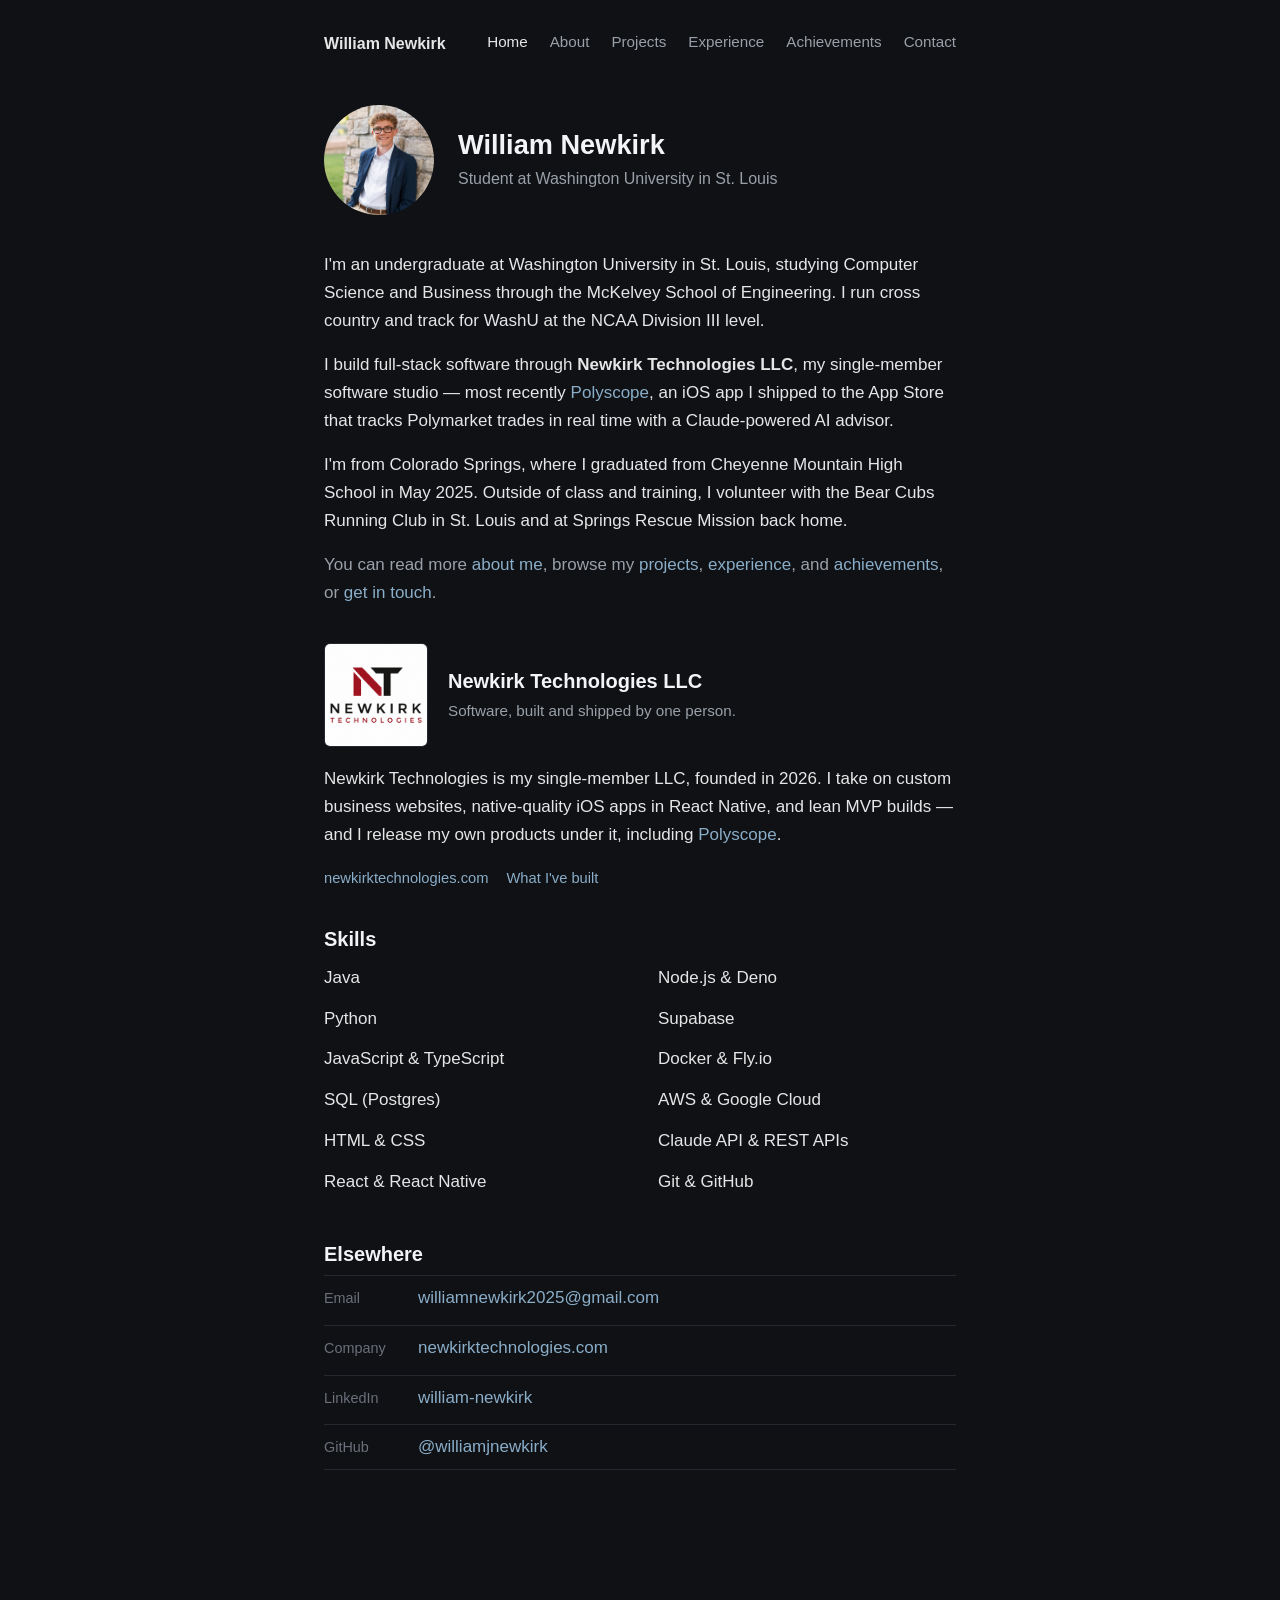
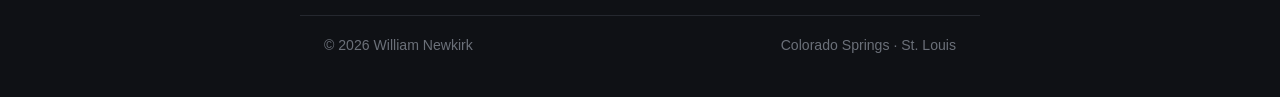
<file: index.html>
<!DOCTYPE html>
<html lang="en">
<head>
    <meta charset="UTF-8">
    <meta name="viewport" content="width=device-width, initial-scale=1.0">
    <meta http-equiv="Content-Security-Policy" content="default-src 'self'; style-src 'self' https://fonts.googleapis.com; font-src https://fonts.gstatic.com; img-src 'self' data:; script-src 'self'; connect-src https://formspree.io; form-action https://formspree.io; base-uri 'self'; frame-ancestors 'none'; object-src 'none'">
    <meta name="referrer" content="strict-origin-when-cross-origin">
    <meta name="description" content="William Newkirk — student at Washington University in St. Louis and founder of Newkirk Technologies LLC.">
    <title>William Newkirk</title>
    <link rel="preconnect" href="https://fonts.googleapis.com">
    <link rel="preconnect" href="https://fonts.gstatic.com" crossorigin>
    <link href="https://fonts.googleapis.com/css2?family=Inter:wght@400;500;600&amp;display=swap" rel="stylesheet">
    <link rel="stylesheet" href="style.css">
</head>
<body>
    <header class="site-header">
        <a href="index.html" class="site-name">William Newkirk</a>
        <nav>
            <ul class="nav-links" id="navLinks">
                <li><a href="index.html">Home</a></li>
                <li><a href="about.html">About</a></li>
                <li><a href="projects.html">Projects</a></li>
                <li><a href="experience.html">Experience</a></li>
                <li><a href="achievements.html">Achievements</a></li>
                <li><a href="contact.html">Contact</a></li>
            </ul>
            <button type="button" class="menu-toggle" id="menuToggle" aria-label="Menu" aria-expanded="false">Menu</button>
        </nav>
    </header>

    <main class="wrap">
        <section class="intro">
            <img src="Images/Professional Portrait.jpg" alt="William Newkirk" class="portrait">
            <div>
                <h1>William Newkirk</h1>
                <p class="role">Student at Washington University in St. Louis</p>
            </div>
        </section>

        <section class="section">
            <p>
                I'm an undergraduate at Washington University in St. Louis, studying Computer
                Science and Business through the McKelvey School of Engineering. I run cross country
                and track for WashU at the NCAA Division III level.
            </p>
            <p>
                I build full-stack software through <strong>Newkirk Technologies LLC</strong>, my
                single-member software studio &mdash; most recently
                <a href="projects.html">Polyscope</a>, an iOS app I shipped to the App Store that
                tracks Polymarket trades in real time with a Claude-powered AI advisor.
            </p>
            <p>
                I'm from Colorado Springs, where I graduated from Cheyenne Mountain High School in
                May 2025. Outside of class and training, I volunteer with the Bear Cubs Running Club
                in St. Louis and at Springs Rescue Mission back home.
            </p>
            <p class="muted">
                You can read more <a href="about.html">about me</a>, browse my
                <a href="projects.html">projects</a>, <a href="experience.html">experience</a>, and
                <a href="achievements.html">achievements</a>, or <a href="contact.html">get in touch</a>.
            </p>
        </section>

        <section class="section">
            <div class="brand">
                <img src="Images/NewkirkTechLogo-web.png" alt="Newkirk Technologies logo" class="brand-mark" width="104" height="104">
                <div>
                    <h2>Newkirk Technologies LLC</h2>
                    <p class="tagline">Software, built and shipped by one person.</p>
                </div>
            </div>
            <p>
                Newkirk Technologies is my single-member LLC, founded in 2026. I take on custom
                business websites, native-quality iOS apps in React Native, and lean MVP builds
                &mdash; and I release my own products under it, including
                <a href="projects.html">Polyscope</a>.
            </p>
            <p class="project-links">
                <a href="https://newkirktechnologies.com" target="_blank" rel="noopener noreferrer">newkirktechnologies.com</a>
                <a href="projects.html">What I've built</a>
            </p>
        </section>

        <section class="section">
            <h2>Skills</h2>
            <ul class="skills">
                <li>Java</li>
                <li>Python</li>
                <li>JavaScript &amp; TypeScript</li>
                <li>SQL (Postgres)</li>
                <li>HTML &amp; CSS</li>
                <li>React &amp; React Native</li>
                <li>Node.js &amp; Deno</li>
                <li>Supabase</li>
                <li>Docker &amp; Fly.io</li>
                <li>AWS &amp; Google Cloud</li>
                <li>Claude API &amp; REST APIs</li>
                <li>Git &amp; GitHub</li>
            </ul>
        </section>

        <section class="section">
            <h2>Elsewhere</h2>
            <ul class="contact-info">
                <li><span class="label">Email</span><a href="mailto:williamnewkirk2025@gmail.com">williamnewkirk2025@gmail.com</a></li>
                <li><span class="label">Company</span><a href="https://newkirktechnologies.com" target="_blank" rel="noopener noreferrer">newkirktechnologies.com</a></li>
                <li><span class="label">LinkedIn</span><a href="https://www.linkedin.com/in/william-newkirk" target="_blank" rel="noopener noreferrer">william-newkirk</a></li>
                <li><span class="label">GitHub</span><a href="https://github.com/williamjnewkirk" target="_blank" rel="noopener noreferrer">@williamjnewkirk</a></li>
            </ul>
        </section>
    </main>

    <footer class="site-footer">
        <span>&copy; 2026 William Newkirk</span>
        <span>Colorado Springs &middot; St. Louis</span>
    </footer>

    <script src="script.js"></script>
</body>
</html>
</file>
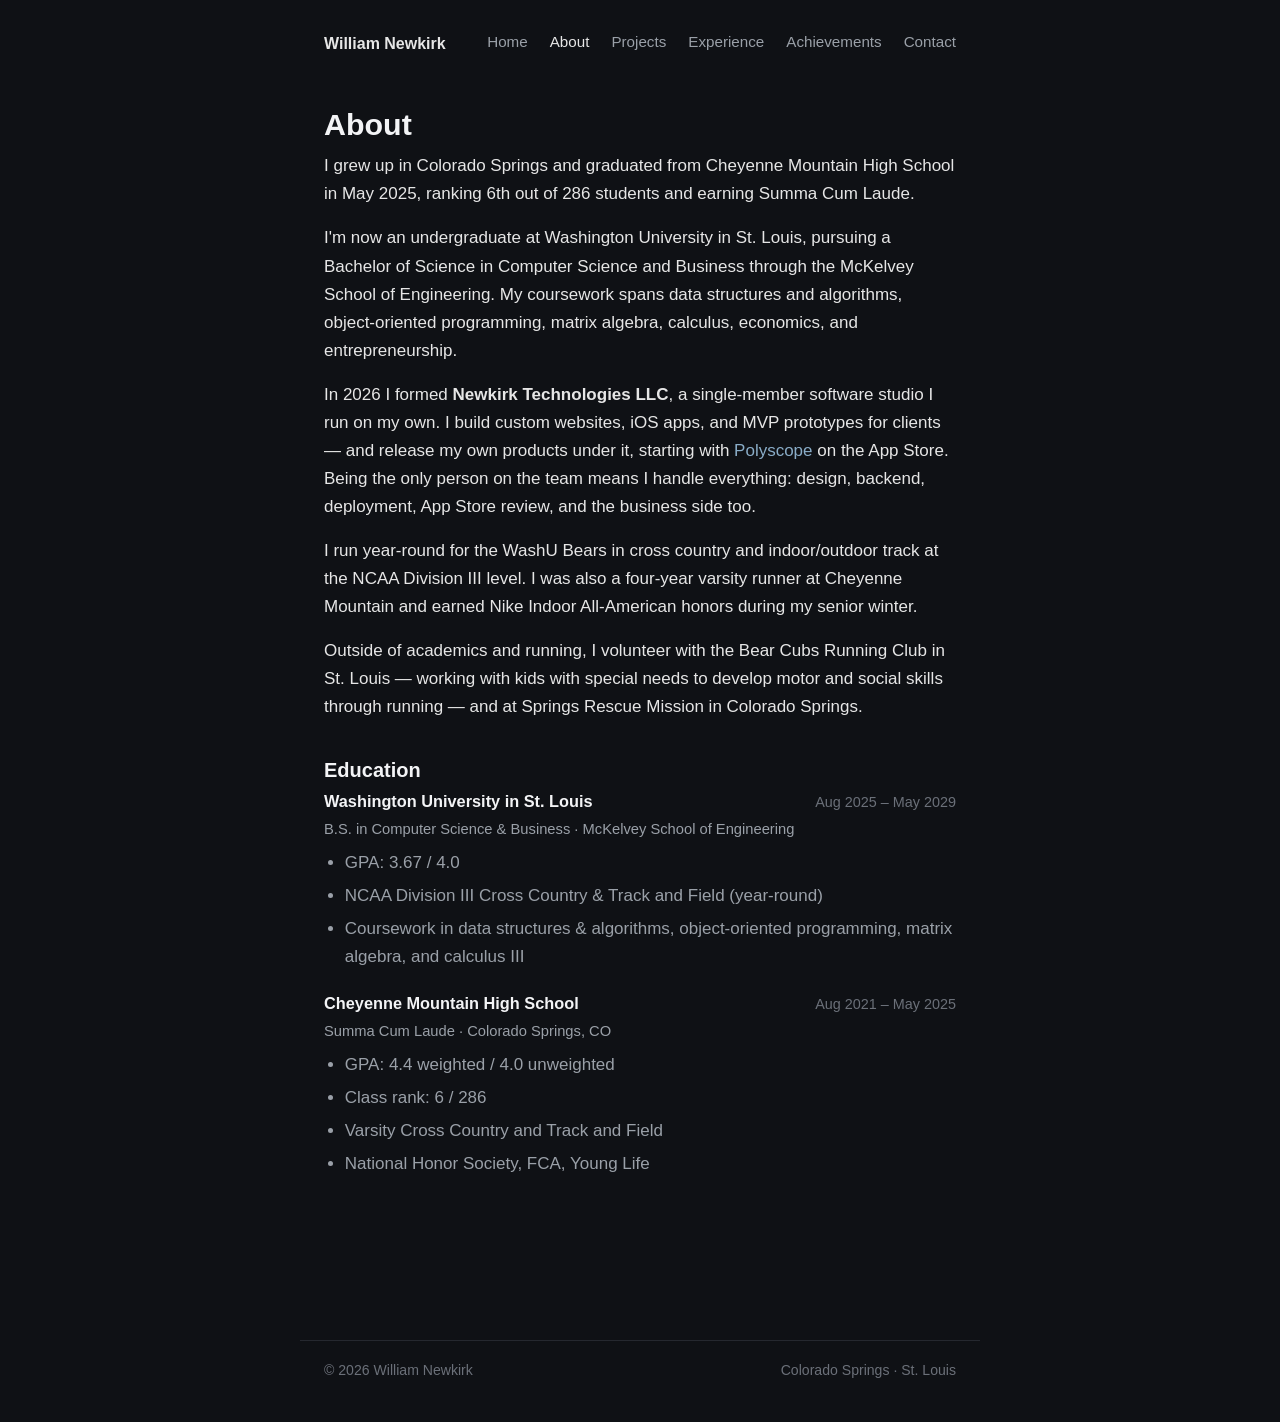
<file: about.html>
<!DOCTYPE html>
<html lang="en">
<head>
    <meta charset="UTF-8">
    <meta name="viewport" content="width=device-width, initial-scale=1.0">
    <meta http-equiv="Content-Security-Policy" content="default-src 'self'; style-src 'self' https://fonts.googleapis.com; font-src https://fonts.gstatic.com; img-src 'self' data:; script-src 'self'; connect-src https://formspree.io; form-action https://formspree.io; base-uri 'self'; frame-ancestors 'none'; object-src 'none'">
    <meta name="referrer" content="strict-origin-when-cross-origin">
    <meta name="description" content="About William Newkirk — background, Newkirk Technologies LLC, education, and athletics.">
    <title>About — William Newkirk</title>
    <link rel="preconnect" href="https://fonts.googleapis.com">
    <link rel="preconnect" href="https://fonts.gstatic.com" crossorigin>
    <link href="https://fonts.googleapis.com/css2?family=Inter:wght@400;500;600&amp;display=swap" rel="stylesheet">
    <link rel="stylesheet" href="style.css">
</head>
<body>
    <header class="site-header">
        <a href="index.html" class="site-name">William Newkirk</a>
        <nav>
            <ul class="nav-links" id="navLinks">
                <li><a href="index.html">Home</a></li>
                <li><a href="about.html">About</a></li>
                <li><a href="projects.html">Projects</a></li>
                <li><a href="experience.html">Experience</a></li>
                <li><a href="achievements.html">Achievements</a></li>
                <li><a href="contact.html">Contact</a></li>
            </ul>
            <button type="button" class="menu-toggle" id="menuToggle" aria-label="Menu" aria-expanded="false">Menu</button>
        </nav>
    </header>

    <main class="wrap">
        <section class="section">
            <h1>About</h1>
            <p>
                I grew up in Colorado Springs and graduated from Cheyenne Mountain High School in
                May 2025, ranking 6th out of 286 students and earning Summa Cum Laude.
            </p>
            <p>
                I'm now an undergraduate at Washington University in St. Louis, pursuing a Bachelor of
                Science in Computer Science and Business through the McKelvey School of Engineering.
                My coursework spans data structures and algorithms, object-oriented programming,
                matrix algebra, calculus, economics, and entrepreneurship.
            </p>
            <p>
                In 2026 I formed <strong>Newkirk Technologies LLC</strong>, a single-member software
                studio I run on my own. I build custom websites, iOS apps, and MVP prototypes for
                clients &mdash; and release my own products under it, starting with
                <a href="projects.html">Polyscope</a> on the App Store. Being the only person on the
                team means I handle everything: design, backend, deployment, App Store review, and
                the business side too.
            </p>
            <p>
                I run year-round for the WashU Bears in cross country and indoor/outdoor track at the
                NCAA Division III level. I was also a four-year varsity runner at Cheyenne Mountain
                and earned Nike Indoor All-American honors during my senior winter.
            </p>
            <p>
                Outside of academics and running, I volunteer with the Bear Cubs Running Club in
                St. Louis &mdash; working with kids with special needs to develop motor and social
                skills through running &mdash; and at Springs Rescue Mission in Colorado Springs.
            </p>
        </section>

        <section class="section">
            <h2>Education</h2>

            <div class="entry">
                <div class="entry-head">
                    <h3>Washington University in St. Louis</h3>
                    <span class="when">Aug 2025 &ndash; May 2029</span>
                </div>
                <p class="where">B.S. in Computer Science &amp; Business &middot; McKelvey School of Engineering</p>
                <ul>
                    <li>GPA: 3.67 / 4.0</li>
                    <li>NCAA Division III Cross Country &amp; Track and Field (year-round)</li>
                    <li>Coursework in data structures &amp; algorithms, object-oriented programming, matrix algebra, and calculus III</li>
                </ul>
            </div>

            <div class="entry">
                <div class="entry-head">
                    <h3>Cheyenne Mountain High School</h3>
                    <span class="when">Aug 2021 &ndash; May 2025</span>
                </div>
                <p class="where">Summa Cum Laude &middot; Colorado Springs, CO</p>
                <ul>
                    <li>GPA: 4.4 weighted / 4.0 unweighted</li>
                    <li>Class rank: 6 / 286</li>
                    <li>Varsity Cross Country and Track and Field</li>
                    <li>National Honor Society, FCA, Young Life</li>
                </ul>
            </div>
        </section>
    </main>

    <footer class="site-footer">
        <span>&copy; 2026 William Newkirk</span>
        <span>Colorado Springs &middot; St. Louis</span>
    </footer>

    <script src="script.js"></script>
</body>
</html>
</file>
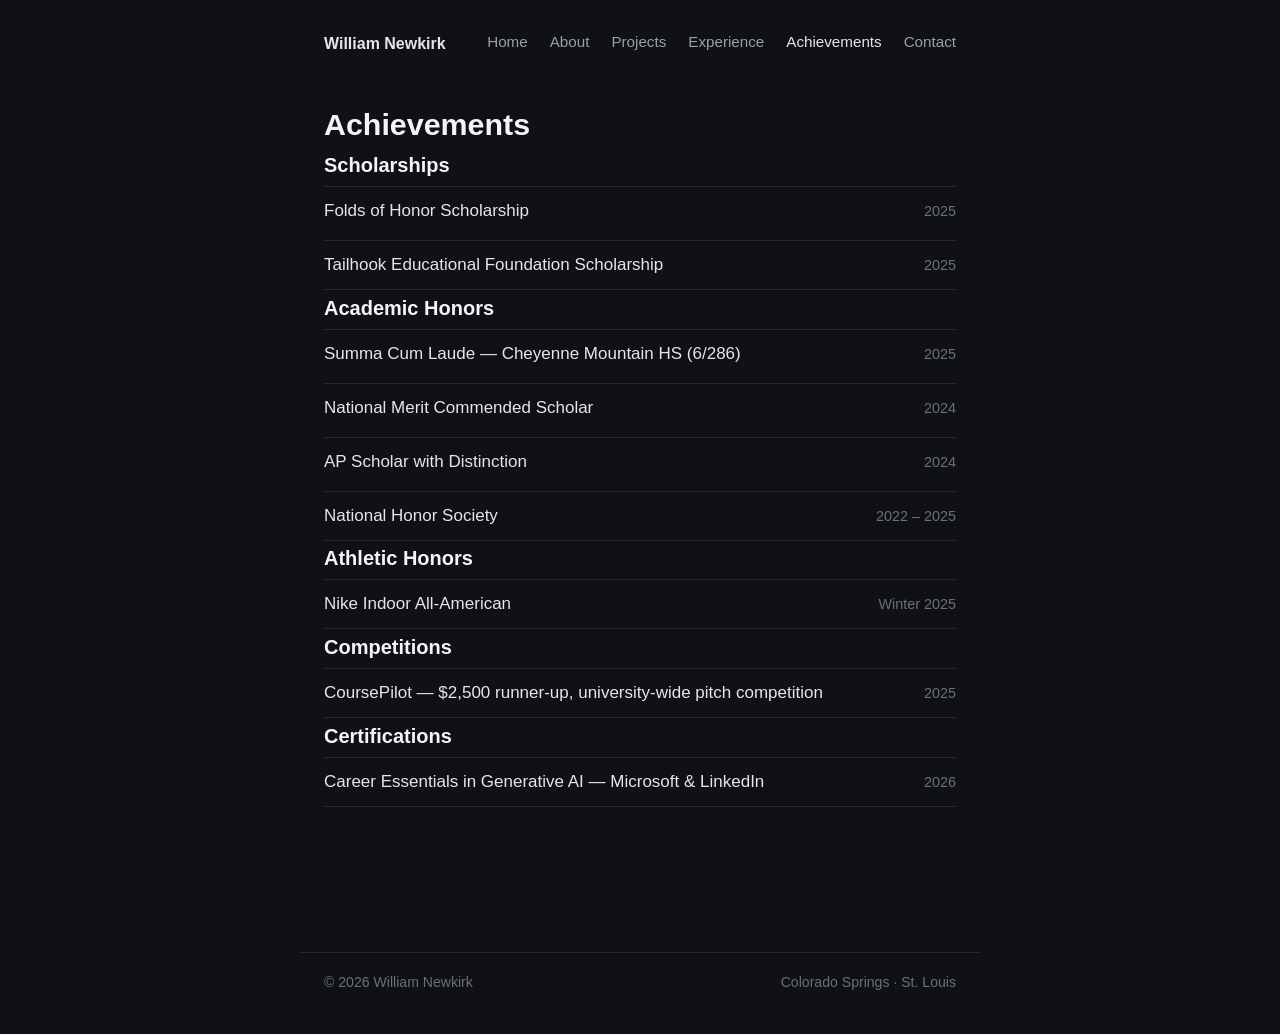
<file: achievements.html>
<!DOCTYPE html>
<html lang="en">
<head>
    <meta charset="UTF-8">
    <meta name="viewport" content="width=device-width, initial-scale=1.0">
    <meta http-equiv="Content-Security-Policy" content="default-src 'self'; style-src 'self' https://fonts.googleapis.com; font-src https://fonts.gstatic.com; img-src 'self' data:; script-src 'self'; connect-src https://formspree.io; form-action https://formspree.io; base-uri 'self'; frame-ancestors 'none'; object-src 'none'">
    <meta name="referrer" content="strict-origin-when-cross-origin">
    <meta name="description" content="William Newkirk's achievements — scholarships, honors, and athletic awards.">
    <title>Achievements — William Newkirk</title>
    <link rel="preconnect" href="https://fonts.googleapis.com">
    <link rel="preconnect" href="https://fonts.gstatic.com" crossorigin>
    <link href="https://fonts.googleapis.com/css2?family=Inter:wght@400;500;600&amp;display=swap" rel="stylesheet">
    <link rel="stylesheet" href="style.css">
</head>
<body>
    <header class="site-header">
        <a href="index.html" class="site-name">William Newkirk</a>
        <nav>
            <ul class="nav-links" id="navLinks">
                <li><a href="index.html">Home</a></li>
                <li><a href="about.html">About</a></li>
                <li><a href="projects.html">Projects</a></li>
                <li><a href="experience.html">Experience</a></li>
                <li><a href="achievements.html">Achievements</a></li>
                <li><a href="contact.html">Contact</a></li>
            </ul>
            <button type="button" class="menu-toggle" id="menuToggle" aria-label="Menu" aria-expanded="false">Menu</button>
        </nav>
    </header>

    <main class="wrap">
        <section class="section">
            <h1>Achievements</h1>

            <h2>Scholarships</h2>
            <ul class="awards">
                <li><span class="name">Folds of Honor Scholarship</span><span class="when">2025</span></li>
                <li><span class="name">Tailhook Educational Foundation Scholarship</span><span class="when">2025</span></li>
            </ul>

            <h2>Academic Honors</h2>
            <ul class="awards">
                <li><span class="name">Summa Cum Laude &mdash; Cheyenne Mountain HS (6/286)</span><span class="when">2025</span></li>
                <li><span class="name">National Merit Commended Scholar</span><span class="when">2024</span></li>
                <li><span class="name">AP Scholar with Distinction</span><span class="when">2024</span></li>
                <li><span class="name">National Honor Society</span><span class="when">2022 &ndash; 2025</span></li>
            </ul>

            <h2>Athletic Honors</h2>
            <ul class="awards">
                <li><span class="name">Nike Indoor All-American</span><span class="when">Winter 2025</span></li>
            </ul>

            <h2>Competitions</h2>
            <ul class="awards">
                <li><span class="name">CoursePilot &mdash; $2,500 runner-up, university-wide pitch competition</span><span class="when">2025</span></li>
            </ul>

            <h2>Certifications</h2>
            <ul class="awards">
                <li><span class="name">Career Essentials in Generative AI &mdash; Microsoft &amp; LinkedIn</span><span class="when">2026</span></li>
            </ul>
        </section>
    </main>

    <footer class="site-footer">
        <span>&copy; 2026 William Newkirk</span>
        <span>Colorado Springs &middot; St. Louis</span>
    </footer>

    <script src="script.js"></script>
</body>
</html>
</file>
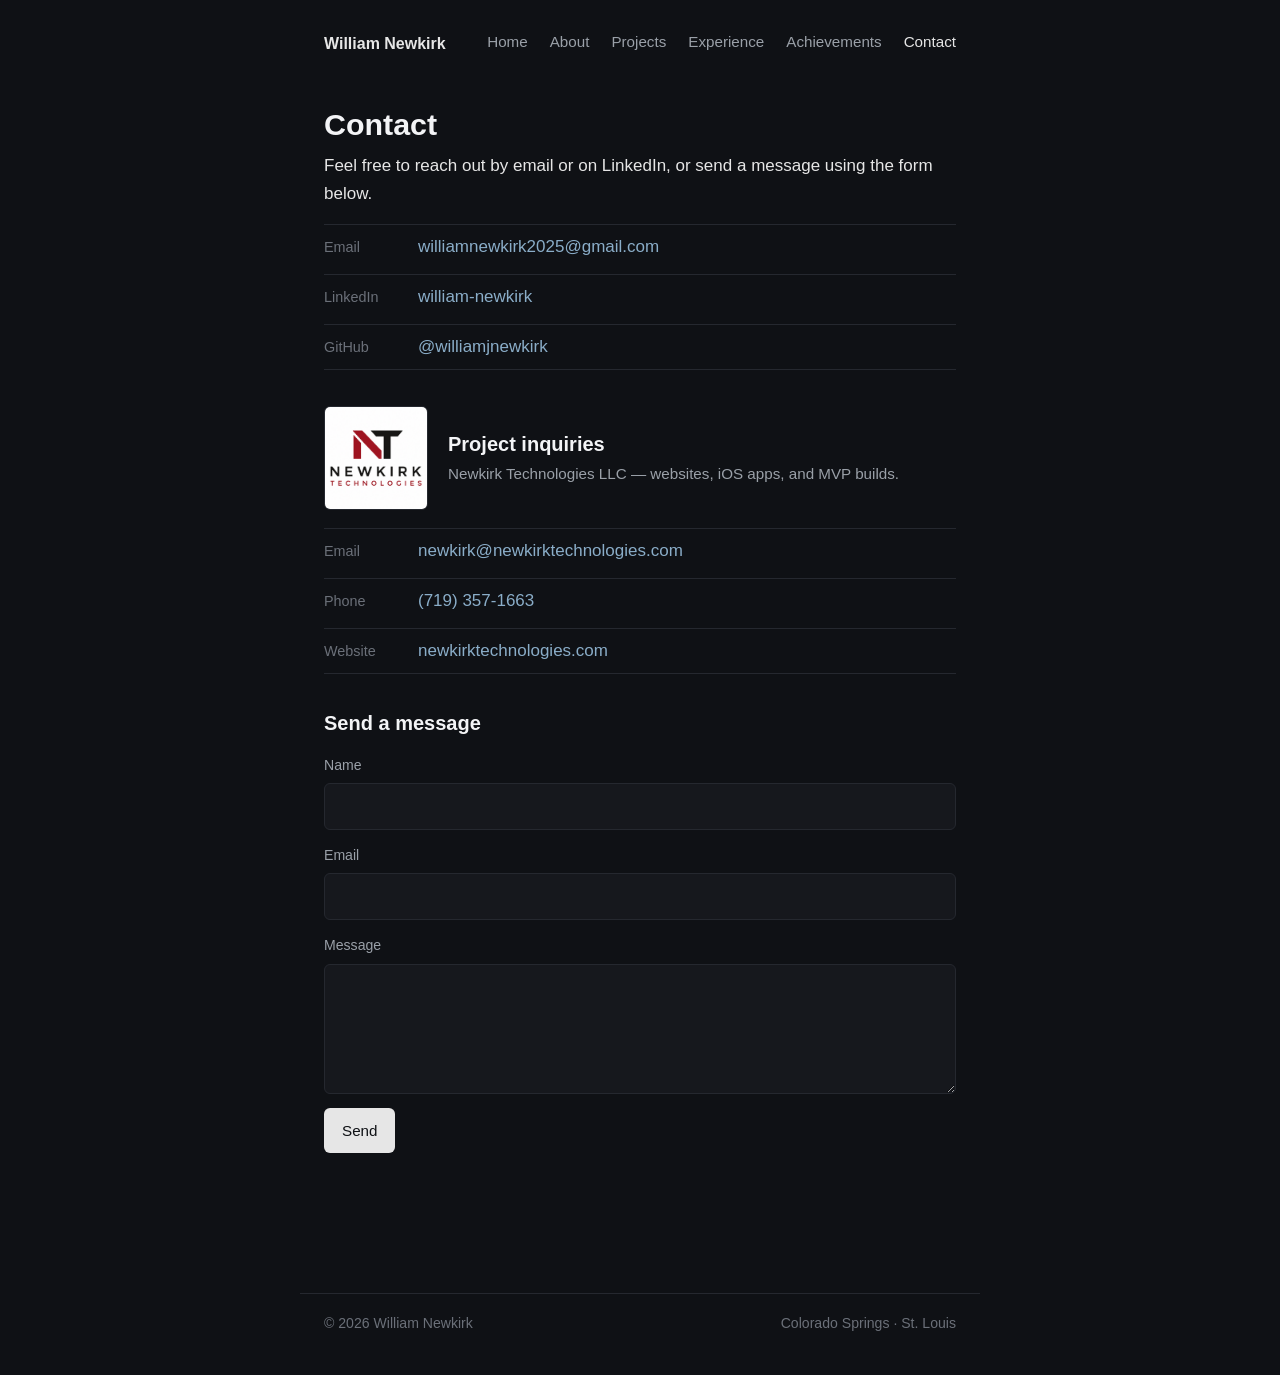
<file: contact.html>
<!DOCTYPE html>
<html lang="en">
<head>
    <meta charset="UTF-8">
    <meta name="viewport" content="width=device-width, initial-scale=1.0">
    <meta http-equiv="Content-Security-Policy" content="default-src 'self'; style-src 'self' https://fonts.googleapis.com; font-src https://fonts.gstatic.com; img-src 'self' data:; script-src 'self'; connect-src https://formspree.io; form-action https://formspree.io; base-uri 'self'; frame-ancestors 'none'; object-src 'none'">
    <meta name="referrer" content="strict-origin-when-cross-origin">
    <meta name="description" content="Contact William Newkirk — personal and Newkirk Technologies LLC project inquiries.">
    <title>Contact — William Newkirk</title>
    <link rel="preconnect" href="https://fonts.googleapis.com">
    <link rel="preconnect" href="https://fonts.gstatic.com" crossorigin>
    <link href="https://fonts.googleapis.com/css2?family=Inter:wght@400;500;600&amp;display=swap" rel="stylesheet">
    <link rel="stylesheet" href="style.css">
</head>
<body>
    <header class="site-header">
        <a href="index.html" class="site-name">William Newkirk</a>
        <nav>
            <ul class="nav-links" id="navLinks">
                <li><a href="index.html">Home</a></li>
                <li><a href="about.html">About</a></li>
                <li><a href="projects.html">Projects</a></li>
                <li><a href="experience.html">Experience</a></li>
                <li><a href="achievements.html">Achievements</a></li>
                <li><a href="contact.html">Contact</a></li>
            </ul>
            <button type="button" class="menu-toggle" id="menuToggle" aria-label="Menu" aria-expanded="false">Menu</button>
        </nav>
    </header>

    <main class="wrap">
        <section class="section">
            <h1>Contact</h1>
            <p>Feel free to reach out by email or on LinkedIn, or send a message using the form below.</p>

            <ul class="contact-info">
                <li><span class="label">Email</span><a href="mailto:williamnewkirk2025@gmail.com">williamnewkirk2025@gmail.com</a></li>
                <li><span class="label">LinkedIn</span><a href="https://www.linkedin.com/in/william-newkirk" target="_blank" rel="noopener noreferrer">william-newkirk</a></li>
                <li><span class="label">GitHub</span><a href="https://github.com/williamjnewkirk" target="_blank" rel="noopener noreferrer">@williamjnewkirk</a></li>
            </ul>
        </section>

        <section class="section">
            <div class="brand">
                <img src="Images/NewkirkTechLogo-web.png" alt="Newkirk Technologies logo" class="brand-mark" width="104" height="104">
                <div>
                    <h2>Project inquiries</h2>
                    <p class="tagline">Newkirk Technologies LLC &mdash; websites, iOS apps, and MVP builds.</p>
                </div>
            </div>
            <ul class="contact-info">
                <li><span class="label">Email</span><a href="mailto:newkirk@newkirktechnologies.com">newkirk@newkirktechnologies.com</a></li>
                <li><span class="label">Phone</span><a href="tel:+17193571663">(719)&nbsp;357&#8209;1663</a></li>
                <li><span class="label">Website</span><a href="https://newkirktechnologies.com" target="_blank" rel="noopener noreferrer">newkirktechnologies.com</a></li>
            </ul>
        </section>

        <section class="section">
            <h2>Send a message</h2>
            <!--
              Form posts to Formspree. To activate:
              1. Sign up at https://formspree.io (free) with williamnewkirk2025@gmail.com
              2. Create a new form, copy its endpoint URL (looks like https://formspree.io/f/xpwabcde)
              3. Replace YOUR_FORM_ID below with that ID
            -->
            <form id="contactForm" class="contact-form"
                  action="https://formspree.io/f/YOUR_FORM_ID"
                  method="POST">
                <div class="form-row">
                    <label for="name">Name</label>
                    <input type="text" id="name" name="name" autocomplete="name" maxlength="80" required>
                </div>
                <div class="form-row">
                    <label for="email">Email</label>
                    <input type="email" id="email" name="email" autocomplete="email" maxlength="120" required>
                </div>
                <div class="form-row">
                    <label for="message">Message</label>
                    <textarea id="message" name="message" maxlength="4000" required></textarea>
                </div>
                <input type="text" name="_gotcha" tabindex="-1" autocomplete="off" class="hp-field" aria-hidden="true">
                <div class="form-feedback" id="contactFeedback" role="status" aria-live="polite"></div>
                <button type="submit" class="btn" id="contactSubmit">Send</button>
            </form>
        </section>
    </main>

    <footer class="site-footer">
        <span>&copy; 2026 William Newkirk</span>
        <span>Colorado Springs &middot; St. Louis</span>
    </footer>

    <script src="script.js"></script>
</body>
</html>
</file>
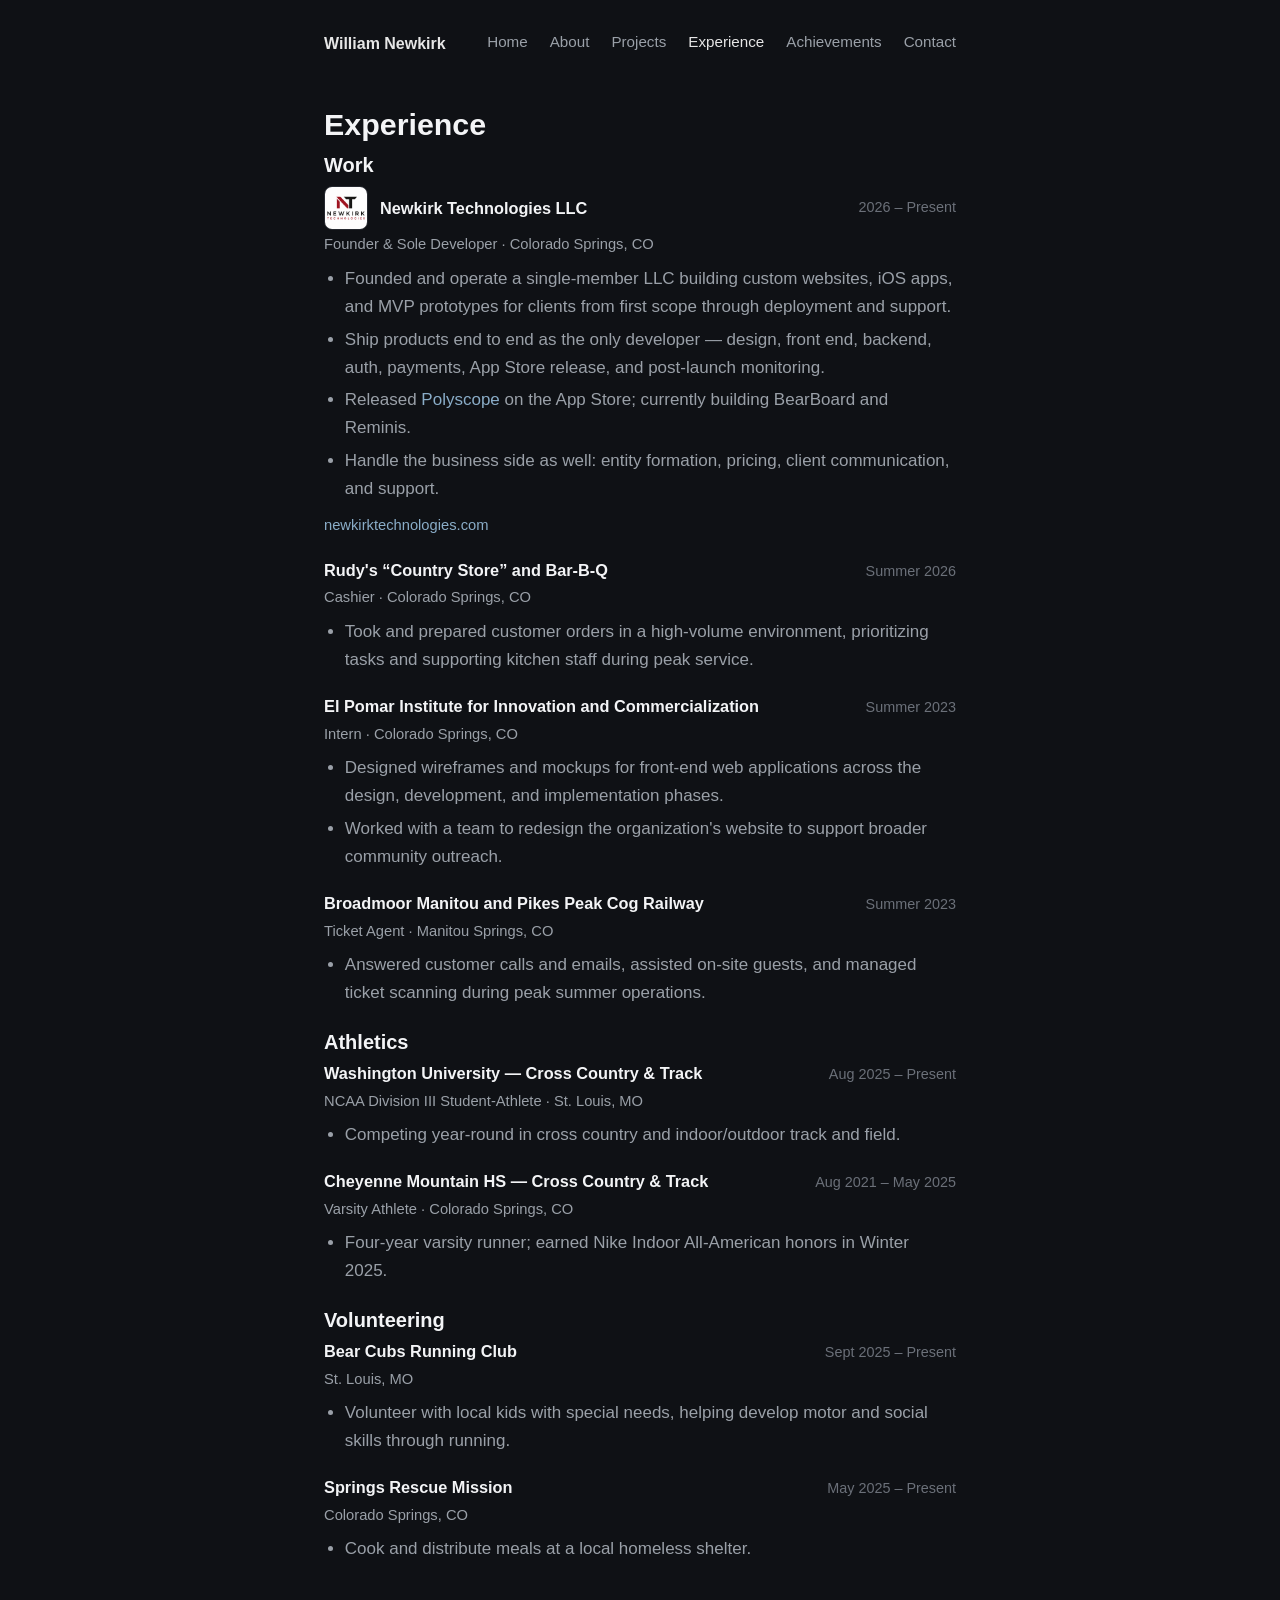
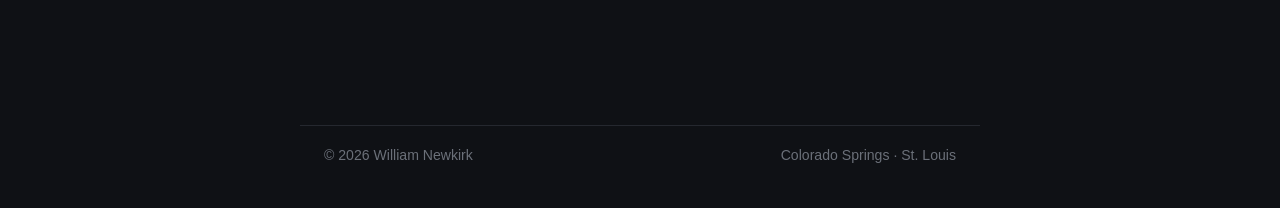
<file: experience.html>
<!DOCTYPE html>
<html lang="en">
<head>
    <meta charset="UTF-8">
    <meta name="viewport" content="width=device-width, initial-scale=1.0">
    <meta http-equiv="Content-Security-Policy" content="default-src 'self'; style-src 'self' https://fonts.googleapis.com; font-src https://fonts.gstatic.com; img-src 'self' data:; script-src 'self'; connect-src https://formspree.io; form-action https://formspree.io; base-uri 'self'; frame-ancestors 'none'; object-src 'none'">
    <meta name="referrer" content="strict-origin-when-cross-origin">
    <meta name="description" content="William Newkirk's experience — Newkirk Technologies LLC, work, athletics, and volunteering.">
    <title>Experience — William Newkirk</title>
    <link rel="preconnect" href="https://fonts.googleapis.com">
    <link rel="preconnect" href="https://fonts.gstatic.com" crossorigin>
    <link href="https://fonts.googleapis.com/css2?family=Inter:wght@400;500;600&amp;display=swap" rel="stylesheet">
    <link rel="stylesheet" href="style.css">
</head>
<body>
    <header class="site-header">
        <a href="index.html" class="site-name">William Newkirk</a>
        <nav>
            <ul class="nav-links" id="navLinks">
                <li><a href="index.html">Home</a></li>
                <li><a href="about.html">About</a></li>
                <li><a href="projects.html">Projects</a></li>
                <li><a href="experience.html">Experience</a></li>
                <li><a href="achievements.html">Achievements</a></li>
                <li><a href="contact.html">Contact</a></li>
            </ul>
            <button type="button" class="menu-toggle" id="menuToggle" aria-label="Menu" aria-expanded="false">Menu</button>
        </nav>
    </header>

    <main class="wrap">
        <section class="section">
            <h1>Experience</h1>

            <h2>Work</h2>

            <div class="entry">
                <div class="entry-head">
                    <div class="entry-title">
                        <img src="Images/NewkirkTechLogo-web.png" alt="Newkirk Technologies logo" class="entry-mark" width="44" height="44">
                        <h3>Newkirk Technologies LLC</h3>
                    </div>
                    <span class="when">2026 &ndash; Present</span>
                </div>
                <p class="where">Founder &amp; Sole Developer &middot; Colorado Springs, CO</p>
                <ul>
                    <li>Founded and operate a single-member LLC building custom websites, iOS apps, and MVP prototypes for clients from first scope through deployment and support.</li>
                    <li>Ship products end to end as the only developer &mdash; design, front end, backend, auth, payments, App Store release, and post-launch monitoring.</li>
                    <li>Released <a href="projects.html">Polyscope</a> on the App Store; currently building BearBoard and Reminis.</li>
                    <li>Handle the business side as well: entity formation, pricing, client communication, and support.</li>
                </ul>
                <p class="project-links">
                    <a href="https://newkirktechnologies.com" target="_blank" rel="noopener noreferrer">newkirktechnologies.com</a>
                </p>
            </div>

            <div class="entry">
                <div class="entry-head">
                    <h3>Rudy's &ldquo;Country Store&rdquo; and Bar-B-Q</h3>
                    <span class="when">Summer 2026</span>
                </div>
                <p class="where">Cashier &middot; Colorado Springs, CO</p>
                <ul>
                    <li>Took and prepared customer orders in a high-volume environment, prioritizing tasks and supporting kitchen staff during peak service.</li>
                </ul>
            </div>

            <div class="entry">
                <div class="entry-head">
                    <h3>El Pomar Institute for Innovation and Commercialization</h3>
                    <span class="when">Summer 2023</span>
                </div>
                <p class="where">Intern &middot; Colorado Springs, CO</p>
                <ul>
                    <li>Designed wireframes and mockups for front-end web applications across the design, development, and implementation phases.</li>
                    <li>Worked with a team to redesign the organization's website to support broader community outreach.</li>
                </ul>
            </div>

            <div class="entry">
                <div class="entry-head">
                    <h3>Broadmoor Manitou and Pikes Peak Cog Railway</h3>
                    <span class="when">Summer 2023</span>
                </div>
                <p class="where">Ticket Agent &middot; Manitou Springs, CO</p>
                <ul>
                    <li>Answered customer calls and emails, assisted on-site guests, and managed ticket scanning during peak summer operations.</li>
                </ul>
            </div>

            <h2>Athletics</h2>

            <div class="entry">
                <div class="entry-head">
                    <h3>Washington University &mdash; Cross Country &amp; Track</h3>
                    <span class="when">Aug 2025 &ndash; Present</span>
                </div>
                <p class="where">NCAA Division III Student-Athlete &middot; St. Louis, MO</p>
                <ul>
                    <li>Competing year-round in cross country and indoor/outdoor track and field.</li>
                </ul>
            </div>

            <div class="entry">
                <div class="entry-head">
                    <h3>Cheyenne Mountain HS &mdash; Cross Country &amp; Track</h3>
                    <span class="when">Aug 2021 &ndash; May 2025</span>
                </div>
                <p class="where">Varsity Athlete &middot; Colorado Springs, CO</p>
                <ul>
                    <li>Four-year varsity runner; earned Nike Indoor All-American honors in Winter 2025.</li>
                </ul>
            </div>

            <h2>Volunteering</h2>

            <div class="entry">
                <div class="entry-head">
                    <h3>Bear Cubs Running Club</h3>
                    <span class="when">Sept 2025 &ndash; Present</span>
                </div>
                <p class="where">St. Louis, MO</p>
                <ul>
                    <li>Volunteer with local kids with special needs, helping develop motor and social skills through running.</li>
                </ul>
            </div>

            <div class="entry">
                <div class="entry-head">
                    <h3>Springs Rescue Mission</h3>
                    <span class="when">May 2025 &ndash; Present</span>
                </div>
                <p class="where">Colorado Springs, CO</p>
                <ul>
                    <li>Cook and distribute meals at a local homeless shelter.</li>
                </ul>
            </div>
        </section>
    </main>

    <footer class="site-footer">
        <span>&copy; 2026 William Newkirk</span>
        <span>Colorado Springs &middot; St. Louis</span>
    </footer>

    <script src="script.js"></script>
</body>
</html>
</file>
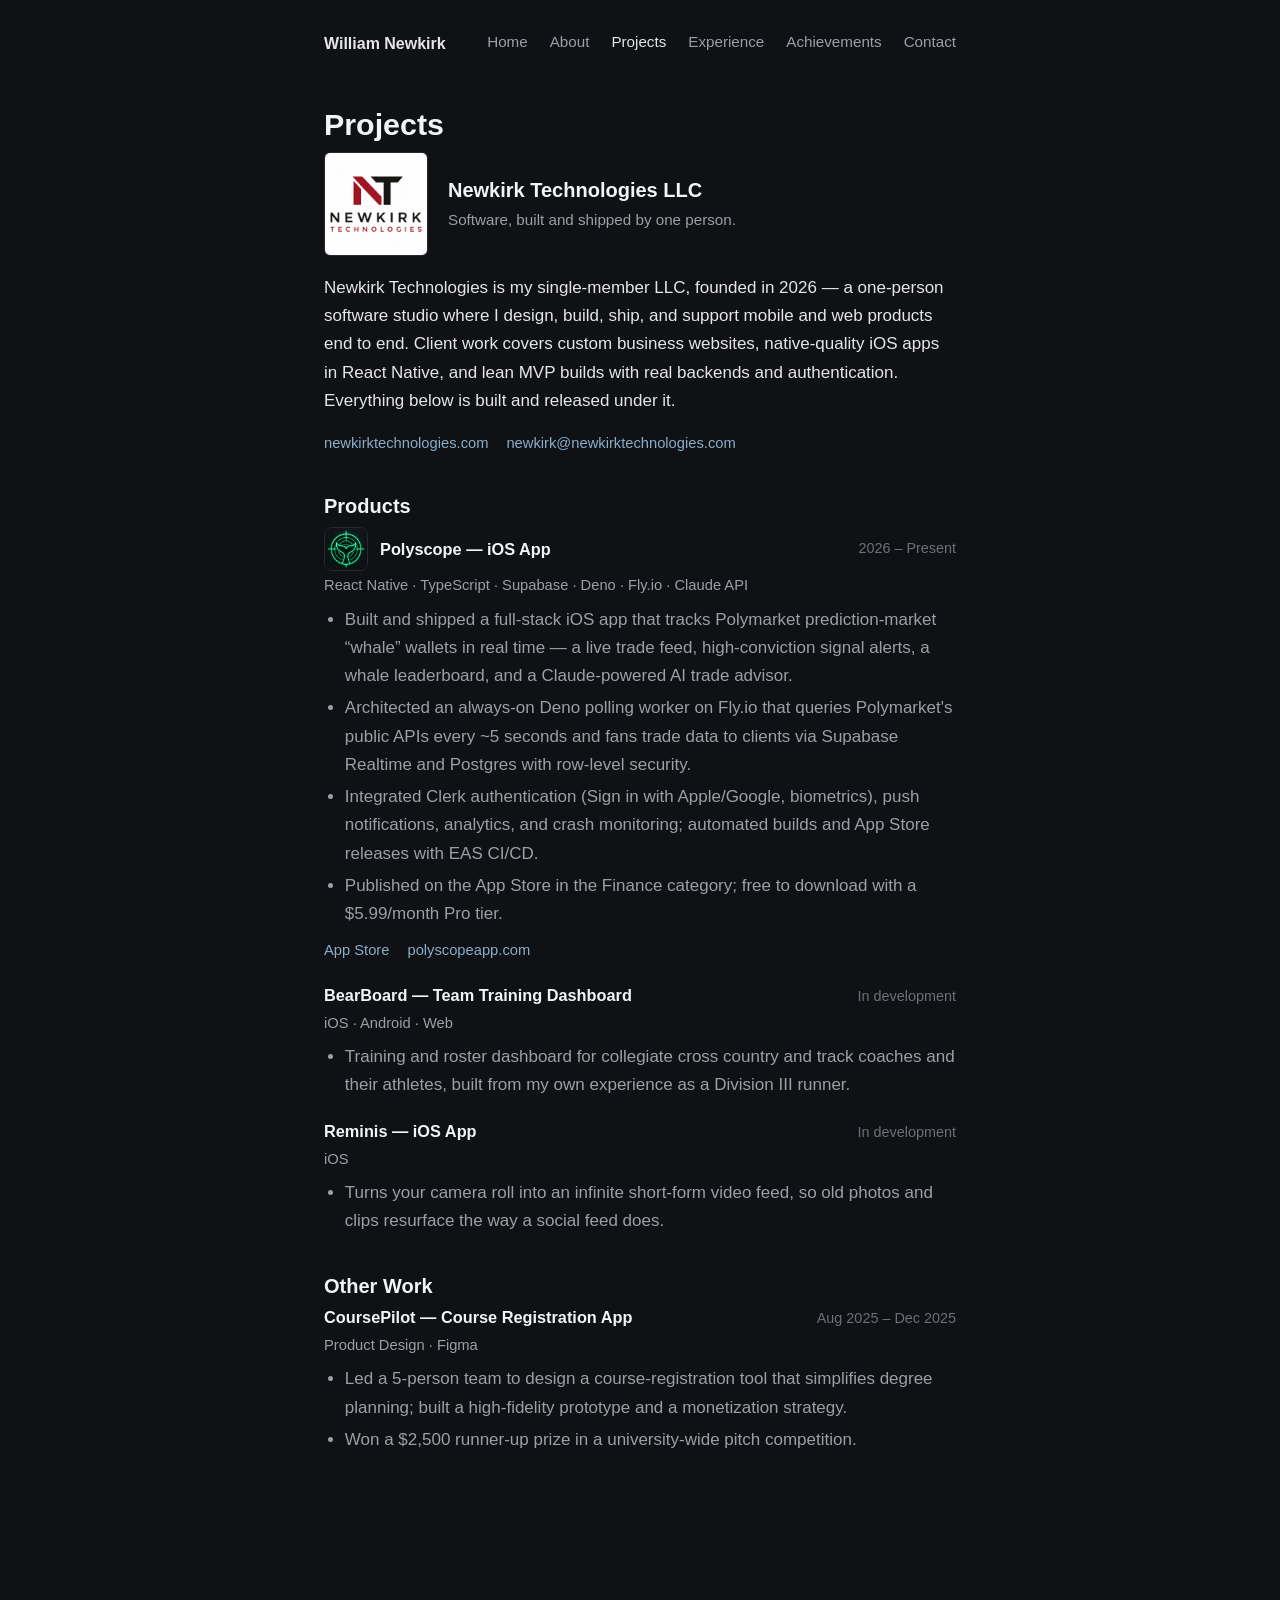
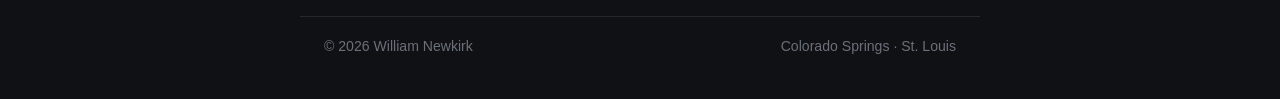
<file: projects.html>
<!DOCTYPE html>
<html lang="en">
<head>
    <meta charset="UTF-8">
    <meta name="viewport" content="width=device-width, initial-scale=1.0">
    <meta http-equiv="Content-Security-Policy" content="default-src 'self'; style-src 'self' https://fonts.googleapis.com; font-src https://fonts.gstatic.com; img-src 'self' data:; script-src 'self'; connect-src https://formspree.io; form-action https://formspree.io; base-uri 'self'; frame-ancestors 'none'; object-src 'none'">
    <meta name="referrer" content="strict-origin-when-cross-origin">
    <meta name="description" content="William Newkirk's projects — Newkirk Technologies LLC, Polyscope, and CoursePilot.">
    <title>Projects — William Newkirk</title>
    <link rel="preconnect" href="https://fonts.googleapis.com">
    <link rel="preconnect" href="https://fonts.gstatic.com" crossorigin>
    <link href="https://fonts.googleapis.com/css2?family=Inter:wght@400;500;600&amp;display=swap" rel="stylesheet">
    <link rel="stylesheet" href="style.css">
</head>
<body>
    <header class="site-header">
        <a href="index.html" class="site-name">William Newkirk</a>
        <nav>
            <ul class="nav-links" id="navLinks">
                <li><a href="index.html">Home</a></li>
                <li><a href="about.html">About</a></li>
                <li><a href="projects.html">Projects</a></li>
                <li><a href="experience.html">Experience</a></li>
                <li><a href="achievements.html">Achievements</a></li>
                <li><a href="contact.html">Contact</a></li>
            </ul>
            <button type="button" class="menu-toggle" id="menuToggle" aria-label="Menu" aria-expanded="false">Menu</button>
        </nav>
    </header>

    <main class="wrap">
        <section class="section">
            <h1>Projects</h1>

            <div class="brand">
                <img src="Images/NewkirkTechLogo-web.png" alt="Newkirk Technologies logo" class="brand-mark" width="104" height="104">
                <div>
                    <h2>Newkirk Technologies LLC</h2>
                    <p class="tagline">Software, built and shipped by one person.</p>
                </div>
            </div>
            <p>
                Newkirk Technologies is my single-member LLC, founded in 2026 &mdash; a one-person
                software studio where I design, build, ship, and support mobile and web products end
                to end. Client work covers custom business websites, native-quality iOS apps in React
                Native, and lean MVP builds with real backends and authentication. Everything below
                is built and released under it.
            </p>
            <p class="project-links">
                <a href="https://newkirktechnologies.com" target="_blank" rel="noopener noreferrer">newkirktechnologies.com</a>
                <a href="mailto:newkirk@newkirktechnologies.com">newkirk@newkirktechnologies.com</a>
            </p>

            <h2 class="group">Products</h2>

            <div class="entry">
                <div class="entry-head">
                    <div class="entry-title">
                        <img src="Images/Polyscope-logo-web.png" alt="Polyscope logo" class="entry-mark" width="44" height="44">
                        <h3>Polyscope &mdash; iOS App</h3>
                    </div>
                    <span class="when">2026 &ndash; Present</span>
                </div>
                <p class="where">React Native &middot; TypeScript &middot; Supabase &middot; Deno &middot; Fly.io &middot; Claude API</p>
                <ul>
                    <li>Built and shipped a full-stack iOS app that tracks Polymarket prediction-market &ldquo;whale&rdquo; wallets in real time &mdash; a live trade feed, high-conviction signal alerts, a whale leaderboard, and a Claude-powered AI trade advisor.</li>
                    <li>Architected an always-on Deno polling worker on Fly.io that queries Polymarket's public APIs every ~5 seconds and fans trade data to clients via Supabase Realtime and Postgres with row-level security.</li>
                    <li>Integrated Clerk authentication (Sign in with Apple/Google, biometrics), push notifications, analytics, and crash monitoring; automated builds and App Store releases with EAS CI/CD.</li>
                    <li>Published on the App Store in the Finance category; free to download with a $5.99/month Pro tier.</li>
                </ul>
                <p class="project-links">
                    <a href="https://apps.apple.com/us/app/polyscope/id6772628383" target="_blank" rel="noopener noreferrer">App Store</a>
                    <a href="https://polyscopeapp.com" target="_blank" rel="noopener noreferrer">polyscopeapp.com</a>
                </p>
            </div>

            <div class="entry">
                <div class="entry-head">
                    <h3>BearBoard &mdash; Team Training Dashboard</h3>
                    <span class="when">In development</span>
                </div>
                <p class="where">iOS &middot; Android &middot; Web</p>
                <ul>
                    <li>Training and roster dashboard for collegiate cross country and track coaches and their athletes, built from my own experience as a Division III runner.</li>
                </ul>
            </div>

            <div class="entry">
                <div class="entry-head">
                    <h3>Reminis &mdash; iOS App</h3>
                    <span class="when">In development</span>
                </div>
                <p class="where">iOS</p>
                <ul>
                    <li>Turns your camera roll into an infinite short-form video feed, so old photos and clips resurface the way a social feed does.</li>
                </ul>
            </div>

            <h2 class="group">Other Work</h2>

            <div class="entry">
                <div class="entry-head">
                    <h3>CoursePilot &mdash; Course Registration App</h3>
                    <span class="when">Aug 2025 &ndash; Dec 2025</span>
                </div>
                <p class="where">Product Design &middot; Figma</p>
                <ul>
                    <li>Led a 5-person team to design a course-registration tool that simplifies degree planning; built a high-fidelity prototype and a monetization strategy.</li>
                    <li>Won a $2,500 runner-up prize in a university-wide pitch competition.</li>
                </ul>
            </div>
        </section>
    </main>

    <footer class="site-footer">
        <span>&copy; 2026 William Newkirk</span>
        <span>Colorado Springs &middot; St. Louis</span>
    </footer>

    <script src="script.js"></script>
</body>
</html>
</file>
<file: style.css>
/* ------------------------------------------------------------------
   William Newkirk
   ------------------------------------------------------------------ */

:root {
    --bg: #0f1115;
    --panel: #16181d;
    --border: #25282f;
    --text: #e6e6e6;
    --text-muted: #9aa0a8;
    --text-faint: #6b7079;
    --accent: #8aadc8;
    --accent-hover: #a9c4d8;
    --danger: #e07b7b;
    --ok: #8ab791;
    --radius: 6px;
    --maxw: 680px;
    --font-sans: 'Inter', -apple-system, BlinkMacSystemFont, 'Segoe UI', Helvetica, Arial, sans-serif;
}

*, *::before, *::after { box-sizing: border-box; }

html { -webkit-font-smoothing: antialiased; -moz-osx-font-smoothing: grayscale; }

body {
    margin: 0;
    background: var(--bg);
    color: var(--text);
    font-family: var(--font-sans);
    font-size: 17px;
    line-height: 1.65;
}

a { color: var(--accent); text-decoration: none; }
a:hover { color: var(--accent-hover); text-decoration: underline; text-underline-offset: 3px; }

img { max-width: 100%; display: block; }

h1, h2, h3, h4 {
    font-weight: 600;
    color: #f3f4f6;
    line-height: 1.3;
    margin: 0 0 0.5rem;
}
h1 { font-size: 1.9rem; }
h2 { font-size: 1.25rem; margin-top: 2.4rem; }
h3 { font-size: 1rem; }

p { margin: 0 0 1rem; }
p:last-child { margin-bottom: 0; }

hr {
    border: 0;
    border-top: 1px solid var(--border);
    margin: 2.4rem 0;
}

ul, ol { padding-left: 1.3rem; margin: 0 0 1rem; }
li { margin-bottom: 0.3rem; }

::selection { background: var(--accent); color: #0f1115; }

/* ------------------------------------------------------------------
   Page shell
   ------------------------------------------------------------------ */
.wrap {
    max-width: var(--maxw);
    margin: 0 auto;
    padding: 0 24px 80px;
}

/* ------------------------------------------------------------------
   Header / nav
   ------------------------------------------------------------------ */
.site-header {
    max-width: var(--maxw);
    margin: 0 auto;
    padding: 28px 24px 8px;
    display: flex;
    align-items: center;
    justify-content: space-between;
    gap: 16px;
}

.site-name {
    color: var(--text);
    font-weight: 600;
    font-size: 1rem;
}
.site-name:hover { text-decoration: none; color: var(--text); }

.nav-links {
    list-style: none;
    margin: 0;
    padding: 0;
    display: flex;
    gap: 22px;
    align-items: center;
}
.nav-links a {
    color: var(--text-muted);
    font-size: 0.95rem;
}
.nav-links a:hover {
    color: var(--text);
    text-decoration: none;
}
.nav-links a[aria-current="page"] {
    color: var(--text);
}

.menu-toggle {
    display: none;
    background: transparent;
    border: 1px solid var(--border);
    color: var(--text);
    padding: 6px 10px;
    border-radius: var(--radius);
    cursor: pointer;
    font-size: 0.85rem;
}

/* ------------------------------------------------------------------
   Home — intro block
   ------------------------------------------------------------------ */
.intro {
    margin-top: 36px;
    display: grid;
    grid-template-columns: auto 1fr;
    gap: 24px;
    align-items: center;
}
.intro img.portrait {
    width: 110px;
    height: 110px;
    border-radius: 50%;
    object-fit: cover;
    object-position: center 30%;
}
.intro h1 { margin: 0 0 4px; font-size: 1.7rem; }
.intro .role { color: var(--text-muted); font-size: 1rem; margin: 0; }

/* ------------------------------------------------------------------
   Content blocks
   ------------------------------------------------------------------ */
.section { margin-top: 36px; }
.section h2 { margin-top: 0; }
/* Subheading that starts a new group partway down a section */
.section h2.group { margin-top: 2.4rem; }

.muted { color: var(--text-muted); }
.faint { color: var(--text-faint); font-size: 0.9rem; }

/* Two-column meta row used inside experience/education entries */
.entry { margin-bottom: 22px; }
.entry-head {
    display: flex;
    justify-content: space-between;
    align-items: baseline;
    gap: 12px;
    flex-wrap: wrap;
}
.entry-head h3 { margin: 0; font-size: 1.02rem; }
.entry-head .when {
    color: var(--text-faint);
    font-size: 0.9rem;
    font-variant-numeric: tabular-nums;
}
.entry .where {
    color: var(--text-muted);
    font-size: 0.92rem;
    margin: 2px 0 8px;
}
.entry ul { margin: 6px 0 0; }
.entry ul li { color: var(--text-muted); }

/* Brand block — logo beside a name/tagline (Newkirk Technologies) */
.brand {
    display: grid;
    grid-template-columns: auto 1fr;
    gap: 20px;
    align-items: center;
    margin-bottom: 18px;
}
.brand-mark {
    width: 104px;
    height: 104px;
    border-radius: var(--radius);
    object-fit: cover;
    border: 1px solid var(--border);
}
.brand h2 { margin: 0 0 4px; }
.brand .tagline {
    color: var(--text-muted);
    font-size: 0.95rem;
    margin: 0;
}

/* Small logo inside an experience/project entry heading */
.entry-head:has(.entry-title) { align-items: center; }
.entry-title {
    display: flex;
    align-items: center;
    gap: 12px;
}
.entry-title h3 { margin: 0; }
.entry-mark {
    width: 44px;
    height: 44px;
    border-radius: 8px;
    object-fit: cover;
    border: 1px solid var(--border);
    flex-shrink: 0;
}

/* Project links — small inline row under an entry */
.project-links {
    display: flex;
    flex-wrap: wrap;
    gap: 18px;
    margin: 10px 0 0;
    font-size: 0.92rem;
}

/* Skills list — simple inline list */
.skills {
    columns: 2;
    column-gap: 36px;
    list-style: none;
    padding: 0;
    margin: 0;
}
.skills li {
    padding: 4px 0;
    color: var(--text);
    break-inside: avoid;
}

/* Achievements — simple list */
.awards { list-style: none; padding: 0; margin: 0; }
.awards li {
    padding: 10px 0;
    border-top: 1px solid var(--border);
    display: flex;
    justify-content: space-between;
    align-items: baseline;
    gap: 12px;
    flex-wrap: wrap;
}
.awards li:last-child { border-bottom: 1px solid var(--border); }
.awards .name { color: var(--text); }
.awards .when {
    color: var(--text-faint);
    font-size: 0.9rem;
    font-variant-numeric: tabular-nums;
}

/* ------------------------------------------------------------------
   Contact / form
   ------------------------------------------------------------------ */
.contact-info {
    margin: 0;
    padding: 0;
    list-style: none;
}
.contact-info li {
    padding: 8px 0;
    border-top: 1px solid var(--border);
    display: flex;
    gap: 14px;
    align-items: baseline;
}
.contact-info li:last-child { border-bottom: 1px solid var(--border); }
.contact-info .label {
    color: var(--text-faint);
    min-width: 80px;
    font-size: 0.9rem;
}

form.contact-form {
    display: flex;
    flex-direction: column;
    gap: 14px;
    margin-top: 18px;
}
.form-row { display: flex; flex-direction: column; gap: 6px; }
.form-row label {
    font-size: 0.88rem;
    color: var(--text-muted);
}
.form-row input,
.form-row textarea {
    background: var(--panel);
    border: 1px solid var(--border);
    border-radius: var(--radius);
    padding: 10px 12px;
    color: var(--text);
    font: inherit;
    font-size: 0.95rem;
}
.form-row input:focus,
.form-row textarea:focus {
    outline: none;
    border-color: var(--accent);
}
.form-row textarea { min-height: 130px; resize: vertical; }

.form-feedback {
    display: none;
    padding: 10px 12px;
    border-radius: var(--radius);
    background: rgba(138, 183, 145, 0.1);
    border: 1px solid rgba(138, 183, 145, 0.3);
    color: var(--ok);
    font-size: 0.92rem;
}
.form-feedback.show { display: block; }
.form-feedback.error {
    background: rgba(224, 123, 123, 0.08);
    border-color: rgba(224, 123, 123, 0.3);
    color: var(--danger);
}

.hp-field {
    position: absolute !important;
    left: -10000px !important;
    width: 1px !important;
    height: 1px !important;
    opacity: 0 !important;
    pointer-events: none !important;
}

button.btn,
.btn {
    appearance: none;
    background: var(--text);
    color: var(--bg);
    border: 0;
    padding: 10px 18px;
    border-radius: var(--radius);
    font: inherit;
    font-size: 0.95rem;
    font-weight: 500;
    cursor: pointer;
    align-self: flex-start;
    transition: opacity 0.15s ease;
}
button.btn:hover,
.btn:hover { opacity: 0.85; text-decoration: none; }
button.btn:disabled { opacity: 0.6; cursor: default; }

/* ------------------------------------------------------------------
   Footer
   ------------------------------------------------------------------ */
.site-footer {
    max-width: var(--maxw);
    margin: 60px auto 40px;
    padding: 18px 24px 0;
    border-top: 1px solid var(--border);
    color: var(--text-faint);
    font-size: 0.88rem;
    display: flex;
    justify-content: space-between;
    flex-wrap: wrap;
    gap: 12px;
}
.site-footer a { color: var(--text-muted); }

/* ------------------------------------------------------------------
   404
   ------------------------------------------------------------------ */
.error-block {
    text-align: left;
    margin-top: 60px;
}
.error-block h1 { font-size: 1.6rem; }
.error-block .code { color: var(--text-faint); font-size: 0.9rem; margin-bottom: 8px; }

/* ------------------------------------------------------------------
   Responsive
   ------------------------------------------------------------------ */
@media (max-width: 640px) {
    body { font-size: 16px; }
    .site-header { padding-top: 20px; }
    .menu-toggle { display: inline-block; }
    .nav-links {
        position: absolute;
        top: 56px;
        right: 24px;
        background: var(--panel);
        border: 1px solid var(--border);
        border-radius: var(--radius);
        padding: 8px 0;
        flex-direction: column;
        gap: 0;
        min-width: 160px;
        display: none;
        z-index: 10;
    }
    .nav-links.open { display: flex; }
    .nav-links li { width: 100%; }
    .nav-links a {
        display: block;
        padding: 8px 16px;
    }
    .intro {
        grid-template-columns: 1fr;
        text-align: left;
    }
    .intro img.portrait { width: 96px; height: 96px; }
    .brand { grid-template-columns: 1fr; gap: 14px; }
    .brand-mark { width: 88px; height: 88px; }
    .skills { columns: 1; }
}
</file>
